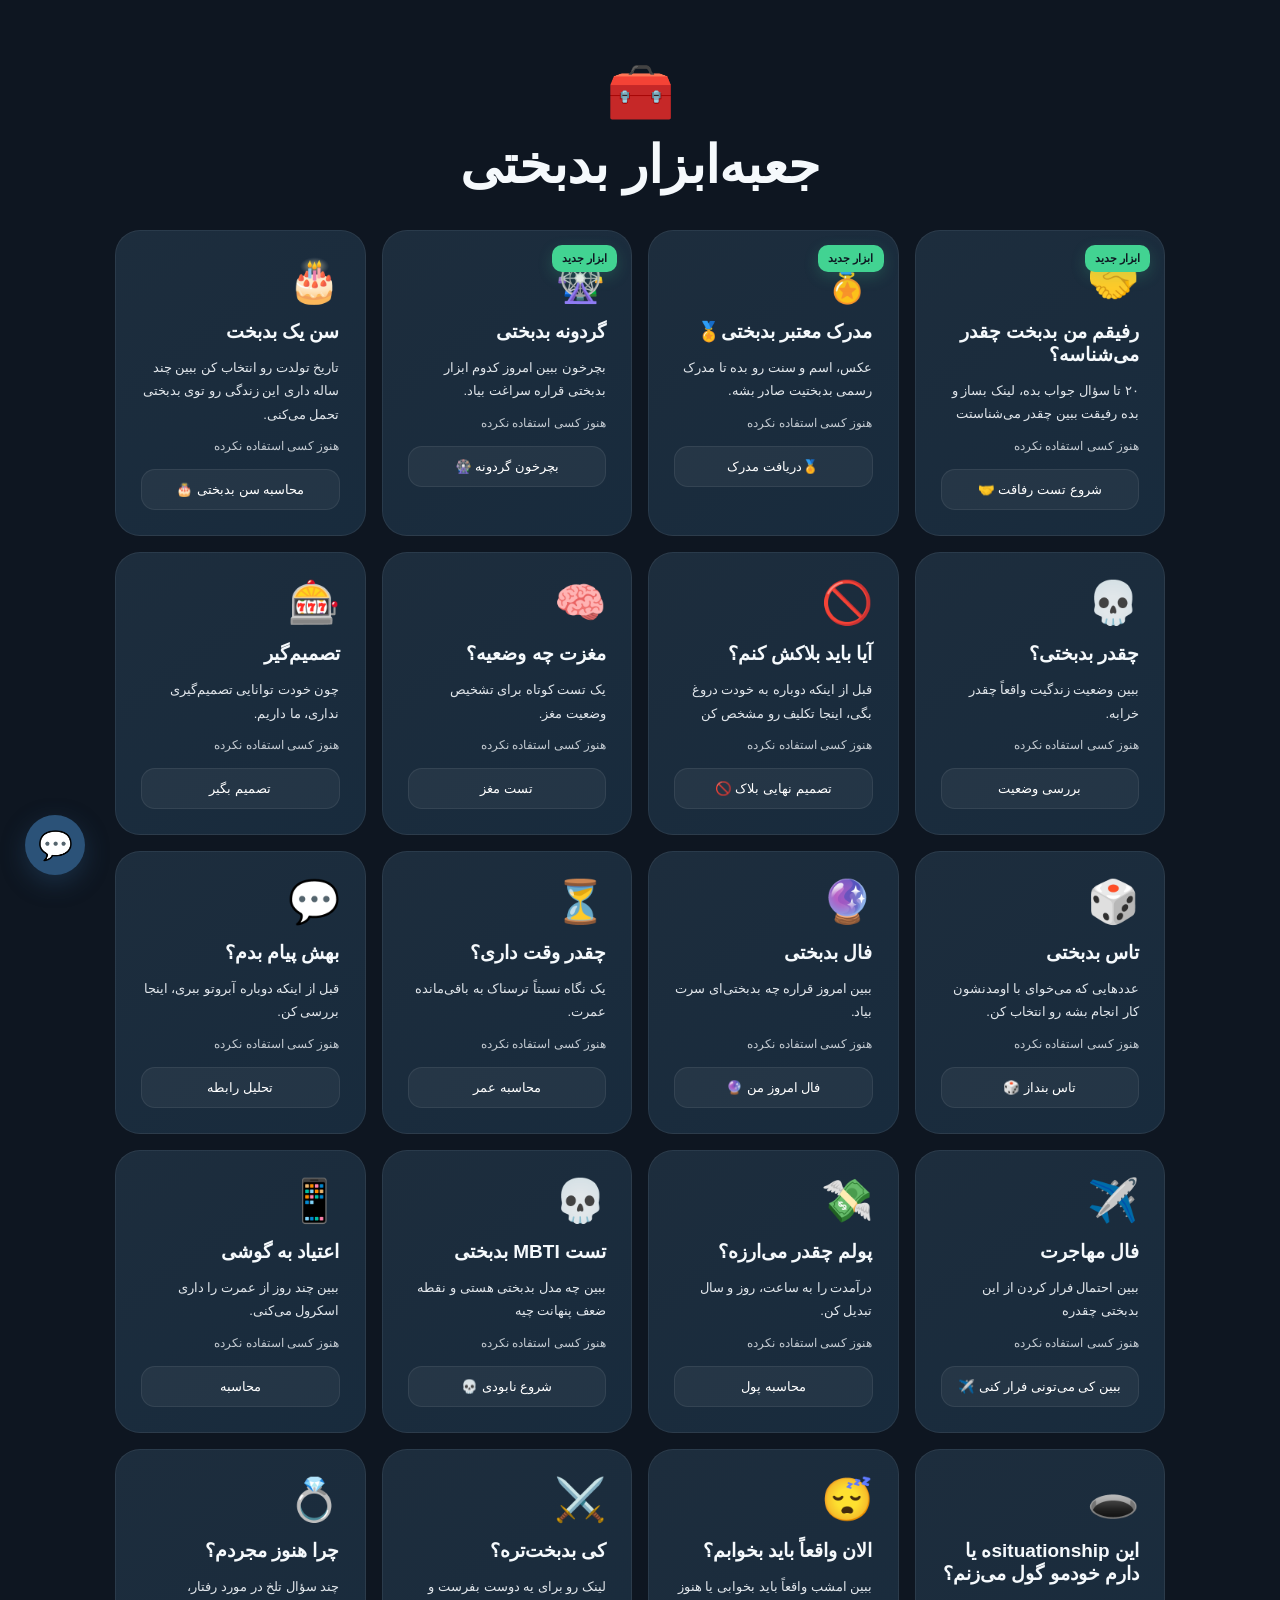
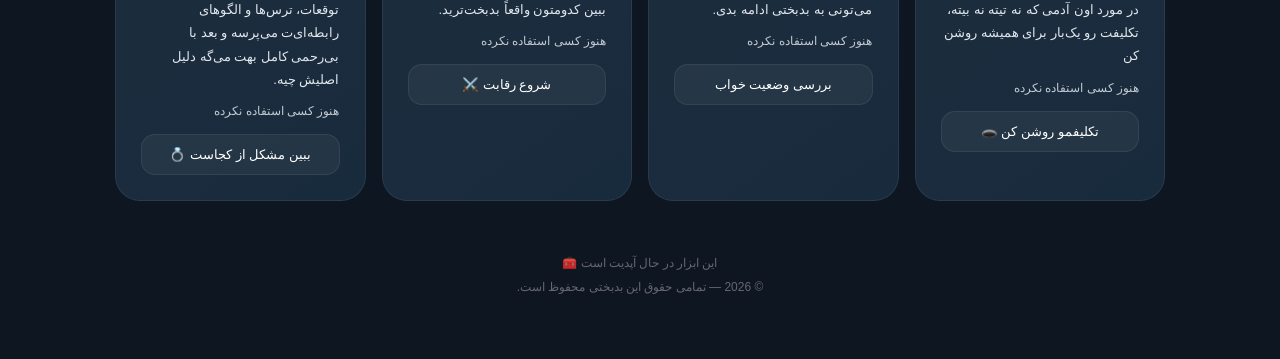
<file: index.html>
<!DOCTYPE html>
<html lang="fa" dir="rtl">
<head>
<meta charset="UTF-8">
<meta
    name="viewport"
    content="width=device-width, initial-scale=1.0"
>
<title>
    جعبه‌ابزار بدبختی
</title>
<link
    rel="stylesheet"
    href="css/style.css"
>
</head>
<body>
<div class="container">
<header id="homeHeader">
    <div class="logo">
        🧰
    </div>
    <h1>
        جعبه‌ابزار بدبختی
</header>
<main
    id="home"
    class="tools"
>
</main>
<section
    id="app"
    class="app"
>
</section>
<footer>
    این ابزار در حال آپدیت است 🧰
    <br>
    © 2026 — تمامی حقوق این بدبختی محفوظ است.
</footer>
</div>
<script type="module" src="js/app.js"></script>
<script src="js/support.js"></script>
</body>
</html>
</file>
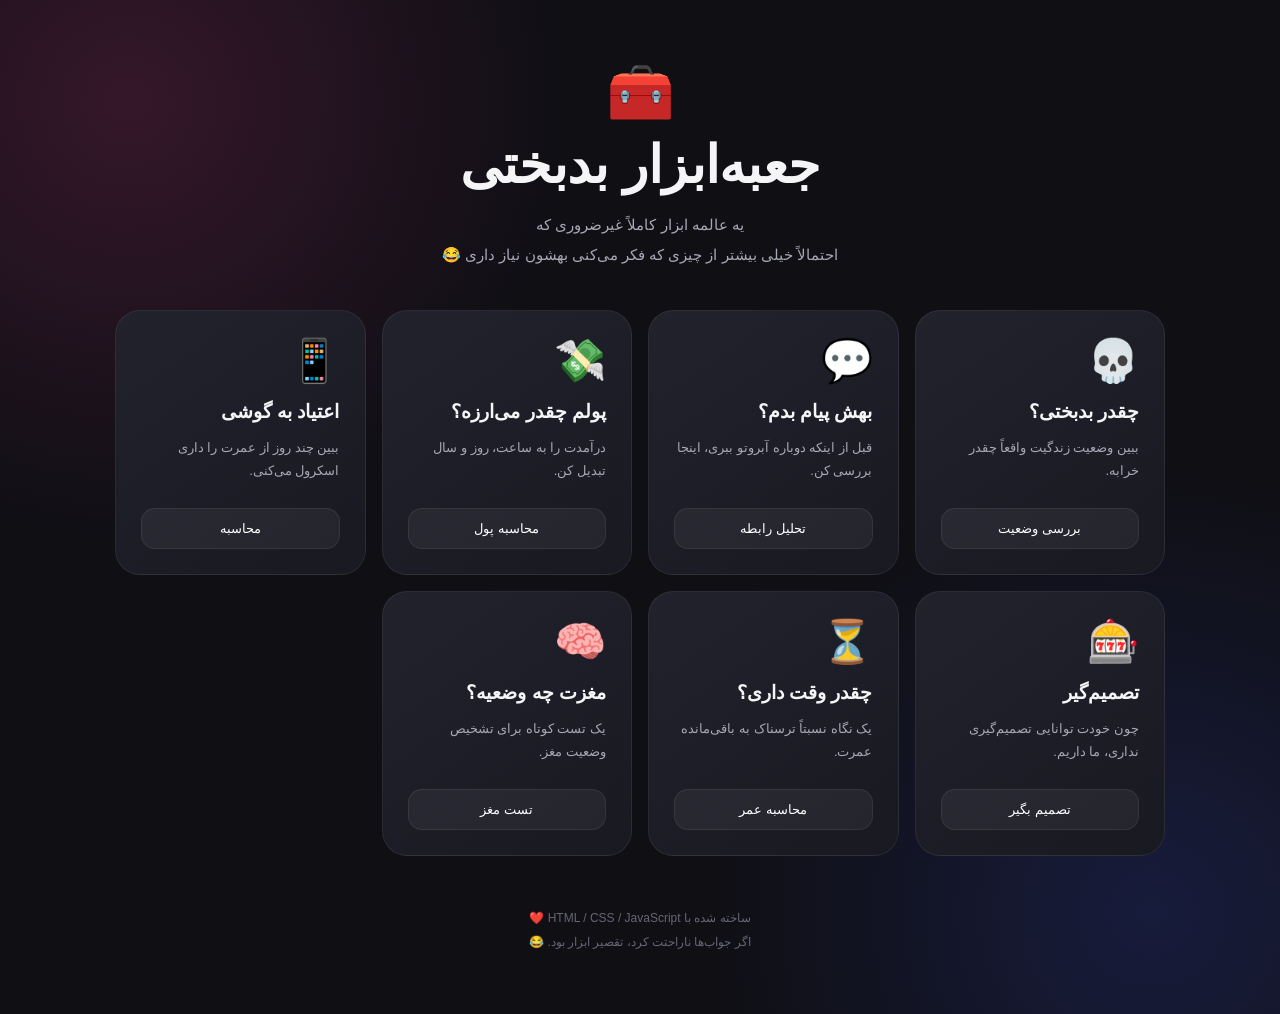
<file: جعبه‌ابزار بدبختی.html>
<!DOCTYPE html>
<html lang="fa" dir="rtl">
<head>
<meta charset="UTF-8">
<meta name="viewport" content="width=device-width, initial-scale=1.0">

<title>جعبه‌ابزار بدبختی </title>

<style>

*{
    box-sizing:border-box;
}

:root{
    --bg:#0f0f14;
    --card:#191922;
    --card2:#22222d;
    --text:#f5f5f7;
    --muted:#a7a7b5;
    --pink:#ff4f81;
    --purple:#8b5cf6;
    --green:#35d07f;
    --yellow:#ffd166;
    --red:#ff5c70;
}

html,
body{
    margin:0;
    min-height:100%;
    font-family:Tahoma,Arial,sans-serif;

    background:
        radial-gradient(
            circle at 10% 10%,
            #35172a 0,
            transparent 30%
        ),
        radial-gradient(
            circle at 90% 90%,
            #171c3c 0,
            transparent 30%
        ),
        var(--bg);

    color:var(--text);
}

body{
    padding:25px 15px 60px;
}

button,
input,
textarea,
select{
    font-family:inherit;
}

button{
    border:0;
    cursor:pointer;
}


/* =========================
   CONTAINER
========================= */

.container{
    width:min(1050px,100%);
    margin:auto;
}


/* =========================
   HEADER
========================= */

header{
    text-align:center;
    padding:35px 15px 25px;
}

.logo{
    font-size:55px;

    animation:
        float 3s ease-in-out infinite;
}

@keyframes float{

    0%,
    100%{
        transform:translateY(0);
    }

    50%{
        transform:
            translateY(-8px)
            rotate(3deg);
    }

}

header h1{
    margin:10px 0;

    font-size:
        clamp(
            28px,
            7vw,
            52px
        );
}

header p{
    color:var(--muted);

    font-size:15px;

    line-height:2;
}


/* =========================
   TOOLS GRID
========================= */

.tools{

    display:grid;

    grid-template-columns:
        repeat(
            auto-fit,
            minmax(220px,1fr)
        );

    gap:16px;
}


/* =========================
   TOOL CARD
========================= */

.tool{

    background:
        linear-gradient(
            145deg,
            var(--card2),
            var(--card)
        );

    border:
        1px solid
        rgba(255,255,255,.07);

    border-radius:25px;

    padding:25px;

    min-height:190px;

    transition:.3s;

    position:relative;

    overflow:hidden;
}

.tool:hover{

    transform:
        translateY(-7px);

    border-color:
        rgba(255,255,255,.18);

    box-shadow:
        0 20px 50px
        rgba(0,0,0,.3);
}

.tool .emoji{
    font-size:42px;
}

.tool h2{

    font-size:19px;

    margin:
        15px 0 8px;
}

.tool p{

    color:var(--muted);

    font-size:13px;

    line-height:1.8;
}


/* =========================
   OPEN BUTTON
========================= */

.open{

    width:100%;

    margin-top:12px;

    padding:12px;

    border-radius:14px;

    background:#ffffff0d;

    color:white;

    border:
        1px solid
        #ffffff12;

    transition:.2s;
}

.open:hover{

    background:
        var(--pink);

}


/* =========================
   APP
========================= */

.app{

    display:none;

    animation:
        appear .35s ease;
}

.app.active{
    display:block;
}

@keyframes appear{

    from{

        opacity:0;

        transform:
            translateY(15px);

    }

    to{

        opacity:1;

        transform:none;

    }

}


/* =========================
   BACK BUTTON
========================= */

.back{

    background:#ffffff10;

    color:white;

    padding:
        10px 18px;

    border-radius:13px;

    margin-bottom:20px;
}

.back:hover{

    background:#ffffff1c;

}


/* =========================
   BOX
========================= */

.box{

    background:
        linear-gradient(
            145deg,
            var(--card2),
            var(--card)
        );

    border:
        1px solid
        #ffffff0c;

    border-radius:28px;

    padding:30px;

    box-shadow:
        0 25px 70px
        #0005;
}

.box h2{

    font-size:30px;

    margin-top:0;
}

.desc{

    color:var(--muted);

    line-height:2;
}


/* =========================
   QUESTIONS
========================= */

.question{

    font-size:22px;

    margin:
        25px 0 12px;

    font-weight:bold;
}


/* =========================
   INPUTS
========================= */

input,
textarea,
select{

    width:100%;

    background:#0d0d12;

    color:white;

    border:
        1px solid
        #ffffff15;

    border-radius:14px;

    padding:14px;

    outline:none;

    margin-bottom:12px;
}

input:focus,
textarea:focus,
select:focus{

    border-color:
        var(--pink);
}

textarea{

    min-height:150px;

    resize:vertical;
}


/* =========================
   BUTTONS
========================= */

.primary{

    width:100%;

    padding:15px;

    border-radius:15px;

    background:
        linear-gradient(
            135deg,
            var(--pink),
            #ff2865
        );

    color:white;

    font-size:17px;

    font-weight:bold;

    margin-top:10px;
}

.secondary{

    width:100%;

    padding:14px;

    border-radius:15px;

    background:#ffffff0d;

    color:white;

    margin-top:10px;
}


/* =========================
   RESULT
========================= */

.result{

    margin-top:25px;

    background:#0d0d12;

    border-radius:20px;

    padding:25px;

    text-align:center;

    display:none;
}

.result.show{

    display:block;

    animation:
        appear .4s ease;
}

.result .big{

    font-size:50px;

    font-weight:bold;

    margin:15px 0;
}


/* =========================
   PROGRESS BAR
========================= */

.bar{

    height:18px;

    background:#ffffff0c;

    border-radius:20px;

    overflow:hidden;

    margin:15px 0;
}

.bar span{

    display:block;

    height:100%;

    width:0;

    background:
        linear-gradient(
            90deg,
            var(--green),
            var(--yellow),
            var(--red)
        );

    transition:1s;
}


/* =========================
   OPTIONS
========================= */

.option{

    display:flex;

    gap:10px;

    margin:10px 0;
}

.option input{

    margin:0;
}

.add{

    background:#ffffff0d;

    color:white;

    padding:
        10px 15px;

    border-radius:12px;
}


/* =========================
   SCORE
========================= */

.score{

    font-size:55px;

    font-weight:bold;
}


/* =========================
   FOOTER
========================= */

footer{

    text-align:center;

    color:#666675;

    margin-top:50px;

    font-size:12px;

    line-height:2;
}


/* =========================
   MOBILE
========================= */

@media(max-width:600px){

    body{

        padding:
            10px
            10px
            40px;
    }

    header{

        padding-top:25px;
    }

    .logo{

        font-size:45px;
    }

    .tool{

        min-height:170px;
    }

    .box{

        padding:20px;

        border-radius:22px;
    }

    .box h2{

        font-size:25px;
    }

}

</style>
</head>


<body>


<div class="container">


<!-- =========================
     HEADER
========================= -->

<header id="homeHeader">

    <div class="logo">
        🧰
    </div>

    <h1>
        جعبه‌ابزار بدبختی
    </h1>

    <p>
        یه عالمه ابزار کاملاً غیرضروری که<br>
        احتمالاً خیلی بیشتر از چیزی که فکر می‌کنی بهشون نیاز داری 😂
    </p>

</header>



<!-- =========================
     HOME
========================= -->

<main
    id="home"
    class="tools"
>


    <!-- BADBAKHTI -->

    <div class="tool">

        <div class="emoji">
            💀
        </div>

        <h2>
            چقدر بدبختی؟
        </h2>

        <p>
            ببین وضعیت زندگیت واقعاً چقدر خرابه.
        </p>

        <button
            class="open"
            onclick="openApp('badbakhti')"
        >
            بررسی وضعیت
        </button>

    </div>



    <!-- MESSAGE -->

    <div class="tool">

        <div class="emoji">
            💬
        </div>

        <h2>
            بهش پیام بدم؟
        </h2>

        <p>
            قبل از اینکه دوباره آبروتو ببری، اینجا بررسی کن.
        </p>

        <button
            class="open"
            onclick="openApp('message')"
        >
            تحلیل رابطه
        </button>

    </div>



    <!-- MONEY -->

    <div class="tool">

        <div class="emoji">
            💸
        </div>

        <h2>
            پولم چقدر می‌ارزه؟
        </h2>

        <p>
            درآمدت را به ساعت، روز و سال تبدیل کن.
        </p>

        <button
            class="open"
            onclick="openApp('money')"
        >
            محاسبه پول
        </button>

    </div>



    <!-- PHONE -->

    <div class="tool">

        <div class="emoji">
            📱
        </div>

        <h2>
            اعتیاد به گوشی
        </h2>

        <p>
            ببین چند روز از عمرت را داری اسکرول می‌کنی.
        </p>

        <button
            class="open"
            onclick="openApp('phone')"
        >
            محاسبه
        </button>

    </div>



    <!-- DECISION -->

    <div class="tool">

        <div class="emoji">
            🎰
        </div>

        <h2>
            تصمیم‌گیر
        </h2>

        <p>
            چون خودت توانایی تصمیم‌گیری نداری، ما داریم.
        </p>

        <button
            class="open"
            onclick="openApp('decision')"
        >
            تصمیم بگیر
        </button>

    </div>



    <!-- LIFE -->

    <div class="tool">

        <div class="emoji">
            ⏳
        </div>

        <h2>
            چقدر وقت داری؟
        </h2>

        <p>
            یک نگاه نسبتاً ترسناک به باقی‌مانده عمرت.
        </p>

        <button
            class="open"
            onclick="openApp('life')"
        >
            محاسبه عمر
        </button>

    </div>



    <!-- BRAIN -->

    <div class="tool">

        <div class="emoji">
            🧠
        </div>

        <h2>
            مغزت چه وضعیه؟
        </h2>

        <p>
            یک تست کوتاه برای تشخیص وضعیت مغز.
        </p>

        <button
            class="open"
            onclick="openApp('brain')"
        >
            تست مغز
        </button>

    </div>


</main>



<!-- =========================
     BADBAKHTI APP
========================= -->

<section
    id="badbakhti"
    class="app"
>

<button
    class="back"
    onclick="goHome()"
>
    ← برگشت
</button>


<div class="box">

<h2>
    💀 چقدر بدبختی؟
</h2>

<p class="desc">
    چند سؤال کاملاً علمی که احتمالاً زندگی‌ات را زیر سؤال می‌برد.
</p>


<div class="question">
    چند ساعت خوابیدی؟
</div>

<input
    id="sleep"
    type="number"
    min="0"
    max="24"
    placeholder="مثلاً 5"
>


<div class="question">
    چند ساعت امروز توی گوشی بودی؟
</div>

<input
    id="screen"
    type="number"
    min="0"
    max="24"
    placeholder="مثلاً 8"
>


<div class="question">
    چند کار عقب‌افتاده داری؟
</div>

<input
    id="tasks"
    type="number"
    min="0"
    placeholder="مثلاً 12"
>


<div class="question">
    چند بار امروز گفتی «از فردا شروع می‌کنم»؟
</div>

<input
    id="tomorrow"
    type="number"
    min="0"
    placeholder="مثلاً 4"
>


<button
    class="primary"
    onclick="calculateBadbakhti()"
>
    وضعیت زندگی من را بررسی کن 💀
</button>


<div
    id="badResult"
    class="result"
></div>

</div>

</section>



<!-- =========================
     MESSAGE APP
========================= -->

<section
    id="message"
    class="app"
>

<button
    class="back"
    onclick="goHome()"
>
    ← برگشت
</button>


<div class="box">

<h2>
    💬 بهش پیام بدم یا نه؟
</h2>

<p class="desc">
    قبل از ارسال پیام، یک بار اینجا خودتو متوقف کن.
</p>


<div class="question">
    چند وقته باهاش حرف نزدی؟
</div>

<input
    id="daysNoTalk"
    type="number"
    min="0"
    placeholder="روز"
>


<div class="question">
    آخرین پیام را تو فرستادی؟
</div>

<select id="lastSender">

    <option value="yes">
        آره
    </option>

    <option value="no">
        نه
    </option>

</select>


<div class="question">
    پیام قبلیت را Seen کرده؟
</div>

<select id="seen">

    <option value="yes">
        آره
    </option>

    <option value="no">
        نه
    </option>

    <option value="unknown">
        نمی‌دونم
    </option>

</select>


<div class="question">
    چند بار امروز پروفایلش را چک کردی؟
</div>

<input
    id="profile"
    type="number"
    min="0"
    placeholder="راستشو بگو 👀"
>


<button
    class="primary"
    onclick="analyzeMessage()"
>
    نتیجه را بگو
</button>


<div
    id="messageResult"
    class="result"
></div>

</div>

</section>



<!-- =========================
     MONEY APP
========================= -->

<section
    id="money"
    class="app"
>

<button
    class="back"
    onclick="goHome()"
>
    ← برگشت
</button>


<div class="box">

<h2>
    💸 پولت واقعاً چقدر می‌ارزه؟
</h2>

<p class="desc">
    درآمد ماهانه‌ات را وارد کن تا بفهمیم هر ساعت از زندگی‌ات چند تومان می‌ارزد.
</p>


<input
    id="income"
    type="number"
    placeholder="درآمد ماهانه به تومان"
>


<input
    id="workDays"
    type="number"
    value="26"
    placeholder="روز کاری"
>


<input
    id="workHours"
    type="number"
    value="8"
    placeholder="ساعت کاری روزانه"
>


<button
    class="primary"
    onclick="calculateMoney()"
>
    حساب کن 💸
</button>


<div
    id="moneyResult"
    class="result"
></div>

</div>

</section>



<!-- =========================
     PHONE APP
========================= -->

<section
    id="phone"
    class="app"
>

<button
    class="back"
    onclick="goHome()"
>
    ← برگشت
</button>


<div class="box">

<h2>
    📱 اعتیاد به گوشی
</h2>

<p class="desc">
    Screen Time روزانه‌ات را وارد کن.
</p>


<input
    id="phoneHours"
    type="number"
    step="0.1"
    placeholder="مثلاً 7.5"
>


<button
    class="primary"
    onclick="calculatePhone()"
>
    حقیقت تلخ را نشان بده 💀
</button>


<div
    id="phoneResult"
    class="result"
></div>

</div>

</section>



<!-- =========================
     DECISION APP
========================= -->

<section
    id="decision"
    class="app"
>

<button
    class="back"
    onclick="goHome()"
>
    ← برگشت
</button>


<div class="box">

<h2>
    🎰 تصمیم‌گیر
</h2>

<p class="desc">
    گزینه‌ها را وارد کن. از این لحظه مسئولیت تصمیم با ما نیست.
</p>


<div id="options"></div>


<button
    class="add"
    onclick="addOption()"
>
    + گزینه جدید
</button>


<button
    class="primary"
    onclick="decide()"
>
    تصمیم بگیر 🎰
</button>


<div
    id="decisionResult"
    class="result"
></div>

</div>

</section>



<!-- =========================
     LIFE APP
========================= -->

<section
    id="life"
    class="app"
>

<button
    class="back"
    onclick="goHome()"
>
    ← برگشت
</button>


<div class="box">

<h2>
    ⏳ چقدر وقت داری؟
</h2>

<p class="desc">
    فرض می‌کنیم تا ۸۰ سالگی زندگی می‌کنی.
</p>


<input
    id="age"
    type="number"
    min="1"
    max="100"
    placeholder="سن شما"
>


<button
    class="primary"
    onclick="calculateLife()"
>
    حساب کن
</button>


<div
    id="lifeResult"
    class="result"
></div>

</div>

</section>



<!-- =========================
     BRAIN APP
========================= -->

<section
    id="brain"
    class="app"
>

<button
    class="back"
    onclick="goHome()"
>
    ← برگشت
</button>


<div class="box">

<h2>
    🧠 مغزت الان چه وضعیه؟
</h2>

<p class="desc">
    جواب‌ها را صادقانه بده. مغزت می‌فهمد اگر دروغ بگویی.
</p>


<div class="question">
    الان چقدر خوابت میاد؟
</div>

<input
    id="brainSleep"
    type="range"
    min="0"
    max="10"
    value="5"
>


<div class="question">
    چقدر حوصله داری؟
</div>

<input
    id="brainMood"
    type="range"
    min="0"
    max="10"
    value="5"
>


<div class="question">
    امروز چقدر آب خوردی؟
</div>

<input
    id="brainWater"
    type="range"
    min="0"
    max="10"
    value="5"
>


<div class="question">
    چقدر دوست داری همه‌چیز را ول کنی؟
</div>

<input
    id="brainQuit"
    type="range"
    min="0"
    max="10"
    value="5"
>


<button
    class="primary"
    onclick="brainTest()"
>
    مغزم را بررسی کن 🧠
</button>


<div
    id="brainResult"
    class="result"
></div>

</div>

</section>



<!-- =========================
     FOOTER
========================= -->

<footer>

    ساخته شده با
    HTML / CSS / JavaScript ❤️

    <br>

    اگر جواب‌ها ناراحتت کرد،
    تقصیر ابزار بود. 😂

</footer>


</div>



<script>


/* =========================
   NAVIGATION
========================= */

function openApp(id){

    document.getElementById("home")
        .style.display="none";

    document.getElementById("homeHeader")
        .style.display="none";


    document
        .querySelectorAll(".app")
        .forEach(app=>{

            app.classList.remove("active");

        });


    document
        .getElementById(id)
        .classList.add("active");


    window.scrollTo({
        top:0,
        behavior:"smooth"
    });

}


function goHome(){

    document
        .querySelectorAll(".app")
        .forEach(app=>{

            app.classList.remove("active");

        });


    document.getElementById("home")
        .style.display="grid";


    document.getElementById("homeHeader")
        .style.display="block";


    window.scrollTo({
        top:0,
        behavior:"smooth"
    });

}



/* =========================
   BADBAKHTI
========================= */

function calculateBadbakhti(){

    let sleep =
        Number(
            document.getElementById("sleep").value
        ) || 0;


    let screen =
        Number(
            document.getElementById("screen").value
        ) || 0;


    let tasks =
        Number(
            document.getElementById("tasks").value
        ) || 0;


    let tomorrow =
        Number(
            document.getElementById("tomorrow").value
        ) || 0;


    let score=0;


    if(sleep<6){

        score+=25;

    }

    else if(sleep<8){

        score+=10;

    }


    score +=
        Math.min(
            screen*4,
            35
        );


    score +=
        Math.min(
            tasks*2,
            20
        );


    score +=
        Math.min(
            tomorrow*4,
            20
        );


    score =
        Math.min(
            Math.round(score),
            100
        );


    let text;


    if(score<30){

        text =
            "فعلاً اوضاع قابل کنترله 😌";

    }

    else if(score<55){

        text =
            "یه کم زندگی‌تو جمع کن. هنوز دیر نشده.";

    }

    else if(score<75){

        text =
            "اوضاع مشکوکه 💀";

    }

    else{

        text =
            "برادر... خواهر... ما دیگه وارد مرحله جدیدی شدیم. 💀";

    }


    showResult(
        "badResult",

        `
        <div>
            شاخص بدبختی
        </div>

        <div class="score">
            ${score}%
        </div>

        <div class="bar">
            <span
                style="width:${score}%"
            ></span>
        </div>

        <p>
            ${text}
        </p>
        `
    );

}



/* =========================
   MESSAGE
========================= */

function analyzeMessage(){

    let days =
        Number(
            document.getElementById(
                "daysNoTalk"
            ).value
        ) || 0;


    let last =
        document.getElementById(
            "lastSender"
        ).value;


    let seen =
        document.getElementById(
            "seen"
        ).value;


    let profile =
        Number(
            document.getElementById(
                "profile"
            ).value
        ) || 0;


    let risk=20;


    risk +=
        Math.min(
            days*2,
            20
        );


    if(last==="yes")
        risk+=30;


    if(seen==="yes")
        risk+=25;


    if(profile>=5)
        risk+=15;


    risk =
        Math.min(
            risk,
            100
        );


    let text;


    if(risk<35){

        text =
            "می‌تونی پیام بدی. هنوز آبروت سر جاشه. 😌";

    }

    else if(risk<60){

        text =
            "یکم صبر کن... عجله نکن.";

    }

    else if(risk<80){

        text =
            "پیام نده. برو آب بخور. 📵";

    }

    else{

        text =
            "به هیچ عنوان پیام نده. گوشی رو بده به دوستت. 💀";

    }


    showResult(
        "messageResult",

        `
        <div>
            ریسک پشیمونی
        </div>

        <div class="score">
            ${risk}%
        </div>

        <div class="bar">
            <span
                style="width:${risk}%"
            ></span>
        </div>

        <p>
            ${text}
        </p>
        `
    );

}



/* =========================
   MONEY
========================= */

function calculateMoney(){

    let income =
        Number(
            document.getElementById(
                "income"
            ).value
        ) || 0;


    let days =
        Number(
            document.getElementById(
                "workDays"
            ).value
        ) || 26;


    let hours =
        Number(
            document.getElementById(
                "workHours"
            ).value
        ) || 8;


    if(!income)
        return;


    let day =
        income / days;


    let hour =
        day / hours;


    let minute =
        hour / 60;


    showResult(
        "moneyResult",

        `
        <p>
            درآمد روزانه
        </p>

        <div class="big">
            ${format(day)}
        </div>


        <p>
            درآمد ساعتی
        </p>

        <div class="big">
            ${format(hour)}
        </div>


        <p>
            ارزش هر دقیقه از وقت کاری تو
        </p>

        <div class="big">
            ${format(minute)}
        </div>


        <p>
            حالا هر بار ۲۰ دقیقه الکی اسکرول کردی،
            خودت حساب کن 😂
        </p>
        `
    );

}



/* =========================
   PHONE
========================= */

function calculatePhone(){

    let hours =
        Number(
            document.getElementById(
                "phoneHours"
            ).value
        ) || 0;


    let daysYear =
        (hours*365)/24;


    let yearsTen =
        (hours*3650)/24;


    showResult(
        "phoneResult",

        `
        <p>
            اگر روزی ${hours} ساعت
            گوشی دستت باشد:
        </p>


        <div class="big">
            ${daysYear.toFixed(1)}
            روز
        </div>


        <p>
            در هر سال پای گوشی می‌گذرانی.
        </p>


        <div class="big">
            ${yearsTen.toFixed(1)}
            روز
        </div>


        <p>
            در ۱۰ سال آینده.
        </p>


        <p>
            موفق باشی. 📱💀
        </p>
        `
    );

}



/* =========================
   DECISION
========================= */

let optionCount=0;


function addOption(value=""){

    optionCount++;


    let div =
        document.createElement(
            "div"
        );


    div.className="option";


    div.innerHTML=`

        <input
            class="decisionOption"
            placeholder="گزینه ${optionCount}"
            value="${value}"
        >

    `;


    document
        .getElementById("options")
        .appendChild(div);

}


addOption();
addOption();



function decide(){

    let inputs=[

        ...document.querySelectorAll(
            ".decisionOption"
        )

    ];


    let values =
        inputs

        .map(
            input =>
                input.value.trim()
        )

        .filter(Boolean);


    if(values.length<2){

        alert(
            "حداقل دو گزینه وارد کن 😂"
        );

        return;

    }


    let winner =
        values[
            Math.floor(
                Math.random()*values.length
            )
        ];


    showResult(
        "decisionResult",

        `
        <div>
            تصمیم گرفته شد:
        </div>

        <div class="big">
            ${escapeHTML(winner)}
        </div>

        <p>
            دیگه بحث نکن.
            خودت خواستی. 😂
        </p>
        `
    );

}



/* =========================
   LIFE
========================= */

function calculateLife(){

    let age =
        Number(
            document.getElementById(
                "age"
            ).value
        ) || 0;


    if(!age){

        alert(
            "سنت رو وارد کن."
        );

        return;

    }


    let remaining =
        Math.max(
            80-age,
            0
        );


    let months =
        remaining*12;


    let weeks =
        Math.round(
            remaining*52.14
        );


    let days =
        Math.round(
            remaining*365.25
        );


    showResult(
        "lifeResult",

        `
        <p>
            اگر تا ۸۰ سالگی زندگی کنی:
        </p>


        <div class="big">
            ${remaining}
        </div>


        <p>
            سال باقی مانده
        </p>


        <p>
            ${months.toLocaleString("fa-IR")}
            ماه
        </p>


        <p>
            ${weeks.toLocaleString("fa-IR")}
            هفته
        </p>


        <p>
            ${days.toLocaleString("fa-IR")}
            روز
        </p>


        <p>
            حالا برو اون کاری که هی عقب می‌ندازی
            رو انجام بده. ❤️
        </p>
        `
    );

}



/* =========================
   BRAIN
========================= */

function brainTest(){

    let sleep =
        Number(
            document.getElementById(
                "brainSleep"
            ).value
        );


    let mood =
        Number(
            document.getElementById(
                "brainMood"
            ).value
        );


    let water =
        Number(
            document.getElementById(
                "brainWater"
            ).value
        );


    let quit =
        Number(
            document.getElementById(
                "brainQuit"
            ).value
        );


    let tired =

        sleep*4 +

        (10-mood)*2 +

        (10-water)*2 +

        quit*2;


    tired =
        Math.min(
            Math.round(tired),
            100
        );


    let title;


    if(tired<25){

        title =
            "🧠 مغزت فعلاً سرحاله";

    }

    else if(tired<50){

        title =
            "🧠 مغزت یکم مرخصی می‌خواد";

    }

    else if(tired<75){

        title =
            "🧠 مغزت رسماً خسته‌ست";

    }

    else{

        title =
            "🧠 مغزت استعفا داده";

    }


    showResult(
        "brainResult",

        `
        <div class="big">
            ${tired}%
        </div>


        <div class="bar">

            <span
                style="width:${tired}%"
            ></span>

        </div>


        <h3>
            ${title}
        </h3>


        <p>
            امروز یکم کمتر به خودت فشار بیار.
        </p>
        `
    );

}



/* =========================
   HELPERS
========================= */

function showResult(id,html){

    let box =
        document.getElementById(id);


    box.innerHTML=html;


    box.classList.add("show");


    box.scrollIntoView({

        behavior:"smooth",

        block:"nearest"

    });

}



function format(number){

    return Math.round(number)
        .toLocaleString("fa-IR")
        + " تومان";

}



function escapeHTML(text){

    return text

        .replace(
            /&/g,
            "&amp;"
        )

        .replace(
            /</g,
            "&lt;"
        )

        .replace(
            />/g,
            "&gt;"
        )

        .replace(
            /"/g,
            "&quot;"
        )

        .replace(
            /'/g,
            "&#039;"
        );

}

</script>


</body>
</html>
</file>
<file: css/style.css>
* {
    box-sizing: border-box;
}

:root {

    --bg: #0e1621;

    --card: #182b3d;

    --card2: #1d2d3d;

    --text: #f5f9fc;

    --counter: #5da9e9;
    
    --muted: #e1e6eb;

    --pink: #2b5278;

    --purple: #9b7cff;

    --green: #42d392;

    --yellow: #ffd166;

    --red: #ff5f6d;

}


/* =========================
   BASE
========================= */

html,
body {

    margin: 0;

    min-height: 100%;

    font-family:
        Tahoma,
        Arial,
        sans-serif;

    background: #0e1621;

    color: var(--text);

}


body {

    padding:
        25px
        15px
        60px;

}


button,
input,
textarea,
select {

    font-family: inherit;

}


button {

    border: 0;

    cursor: pointer;

}


/* =========================
   CONTAINER
========================= */

.container {

    width:
        min(
            1050px,
            100%
        );

    margin: auto;

}


/* =========================
   HEADER
========================= */

header {

    text-align: center;

    padding:
        35px
        15px
        25px;

}


.logo {

    font-size: 55px;

    animation:
        float
        3s
        ease-in-out
        infinite;

}


@keyframes float {

    0%,
    100% {

        transform:
            translateY(0);

    }

    50% {

        transform:
            translateY(-8px)
            rotate(3deg);

    }

}


header h1 {

    margin:
        10px
        0;

    font-size:
        clamp(
            28px,
            7vw,
            52px
        );

}


header p {

    color: var(--muted);

    font-size: 15px;

    line-height: 2;

}


/* =========================
   TOOLS
========================= */

.tools {

    display: grid;

    grid-template-columns:
        repeat(
            auto-fit,
            minmax(
                220px,
                1fr
            )
        );

    gap: 16px;

}


/* =========================
   TOOL CARD
========================= */

.tool {

    background:

        linear-gradient(
            145deg,
            var(--card2),
            var(--card)
        );

    border:
        1px solid
        rgba(
            255,
            255,
            255,
            .07
        );

    border-radius: 25px;

    padding: 25px;

    min-height: 190px;

    transition: .3s;

    position: relative;

    overflow: hidden;

}


.tool:hover {

    transform:
        translateY(-7px);

    border-color:
        rgba(
            255,
            255,
            255,
            .18
        );

    box-shadow:
        0 20px 50px
        rgba(
            0,
            0,
            0,
            .3
        );

}


.tool .emoji {

    font-size: 42px;

}


.tool h2 {

    font-size: 19px;

    margin:
        15px
        0
        8px;

}


.tool p {

    color: var(--muted);

    font-size: 13px;

    line-height: 1.8;

}


/* =========================
   NEW TOOL BADGE
========================= */

.new-tool-badge {

    position: absolute;

    top: 14px;

    right: 14px;

    background:
        var(--green);

    color:
        #0e1621;

    padding:
        6px
        10px;

    border-radius: 10px;

    font-size: 11px;

    font-weight: bold;

    line-height: 1.4;

    box-shadow:
        0 5px 15px
        rgba(
            66,
            211,
            146,
            .2
        );

}


/* =========================
   OPEN
========================= */

.open {

    width: 100%;

    margin-top: 12px;

    padding: 12px;

    border-radius: 14px;

    background: #ffffff0d;

    color: white;

    border:
        1px solid
        #ffffff12;

    transition: .2s;

}


.open:hover {

    background:
        var(--pink);

}


/* =========================
   APP
========================= */

.app {

    display: none;

    animation:
        appear
        .35s
        ease;

}


.app.active {

    display: block;

}


@keyframes appear {

    from {

        opacity: 0;

        transform:
            translateY(15px);

    }

    to {

        opacity: 1;

        transform: none;

    }

}


/* =========================
   BACK
========================= */

.back {

    background: #ffffff10;

    color: white;

    padding:
        10px
        18px;

    border-radius: 13px;

    margin-bottom: 20px;

}


.back:hover {

    background: #ffffff1c;

}


/* =========================
   BOX
========================= */

.box {

    background:

        linear-gradient(
            145deg,
            var(--card2),
            var(--card)
        );

    border:
        1px solid
        #ffffff0c;

    border-radius: 28px;

    padding: 30px;

    box-shadow:
        0 25px 70px
        #0005;

}


.box h2 {

    font-size: 30px;

    margin-top: 0;

}


.desc {

    color: var(--muted);

    line-height: 2;

}


/* =========================
   QUESTIONS
========================= */

.question {

    font-size: 22px;

    margin:
        25px
        0
        12px;

    font-weight: bold;

}


/* =========================
   INPUTS
========================= */

input,
textarea,
select {

    width: 100%;

    background: #0d0d12;

    color: white;

    border:
        1px solid
        #ffffff15;

    border-radius: 14px;

    padding: 14px;

    outline: none;

    margin-bottom: 12px;

}


input:focus,
textarea:focus,
select:focus {

    border-color:
        var(--pink);

}


textarea {

    min-height: 150px;

    resize: vertical;

}


/* =========================
   BUTTONS
========================= */

.primary {

    width: 100%;

    padding: 15px;

    border-radius: 15px;

    background:

        linear-gradient(
            135deg,
            var(--pink),
            #2b5278
        );

    color: white;

    font-size: 17px;

    font-weight: bold;

    margin-top: 10px;

}


.secondary {

    width: 100%;

    padding: 14px;

    border-radius: 15px;

    background: #ffffff0d;

    color: white;

    margin-top: 10px;

}


/* =========================
   RESULT
========================= */

.result {

    margin-top: 25px;

    background: #0d0d12;

    border-radius: 20px;

    padding: 25px;

    text-align: center;

    display: none;

}


.result.show {

    display: block;

    animation:
        appear
        .4s
        ease;

}


.result .big {

    font-size: 50px;

    font-weight: bold;

    margin: 15px 0;

}


/* =========================
   BAR
========================= */

.bar {

    height: 18px;

    background: #ffffff0c;

    border-radius: 20px;

    overflow: hidden;

    margin: 15px 0;

}


.bar span {

    display: block;

    height: 100%;

    width: 0;

    background:

        linear-gradient(
            90deg,
            var(--green),
            var(--yellow),
            var(--red)
        );

    transition: 1s;

}


/* =========================
   OPTIONS
========================= */

.option {

    display: flex;

    gap: 10px;

    margin: 10px 0;

}


.option input {

    margin: 0;

}


.add {

    background: #ffffff0d;

    color: white;

    padding:
        10px
        15px;

    border-radius: 12px;

}


/* =========================
   SCORE
========================= */

.score {

    font-size: 55px;

    font-weight: bold;

}


/* =========================
   DICE
========================= */

.dice-options {

    display: grid;

    grid-template-columns:
        repeat(
            6,
            1fr
        );

    gap: 10px;

    margin:
        20px
        0
        25px;

}


.dice-option {

    position: relative;

}


.dice-option input {

    position: absolute;

    opacity: 0;

    pointer-events: none;

}


.dice-option label {

    display: flex;

    align-items: center;

    justify-content: center;

    height: 65px;

    background: #0d0d12;

    border:
        1px solid
        #ffffff15;

    border-radius: 16px;

    font-size: 24px;

    font-weight: bold;

    cursor: pointer;

    transition: .2s;

}


.dice-option label:hover {

    border-color:
        var(--pink);

    transform:
        translateY(-3px);

}


.dice-option
input:checked
+ label {

    background:

        linear-gradient(
            135deg,
            var(--pink),
            #2b5278
        );

    border-color:
        var(--pink);

    transform:
        translateY(-3px);

    box-shadow:
    0 8px 25px
    #2b5278;

}


.dice {

    font-size: 90px;

    line-height: 1;

    margin:
        20px
        0;

    display: inline-block;

}


.dice.roll {

    animation:
        diceRoll
        .7s
        ease;

}


@keyframes diceRoll {

    0% {

        transform:
            rotate(0)
            scale(1);

    }

    20% {

        transform:
            rotate(-20deg)
            scale(1.15);

    }

    40% {

        transform:
            rotate(20deg)
            scale(.9);

    }

    60% {

        transform:
            rotate(-15deg)
            scale(1.1);

    }

    80% {

        transform:
            rotate(10deg)
            scale(.95);

    }

    100% {

        transform:
            rotate(0)
            scale(1);

    }

}


.dice-result-success {

    color:
        var(--green);

    font-size: 22px;

    font-weight: bold;

}


.dice-result-fail {

    color:
        var(--red);

    font-size: 22px;

    font-weight: bold;

}


/* =========================
   FOOTER
========================= */

footer {

    text-align: center;

    color: #666675;

    margin-top: 50px;

    font-size: 12px;

    line-height: 2;

}


/* =========================
   MOBILE
========================= */

@media(max-width: 600px) {

    body {

        padding:
            10px
            10px
            40px;

    }

    header {

        padding-top: 25px;

    }

    .logo {

        font-size: 45px;

    }

    .tool {

        min-height: 170px;

    }

    .box {

        padding: 20px;

        border-radius: 22px;

    }

    .box h2 {

        font-size: 25px;

    }

    .dice-options {

        gap: 7px;

    }

    .dice-option label {

        height: 55px;

        font-size: 20px;

    }

    .dice {

        font-size: 75px;

    }

}
</file>
